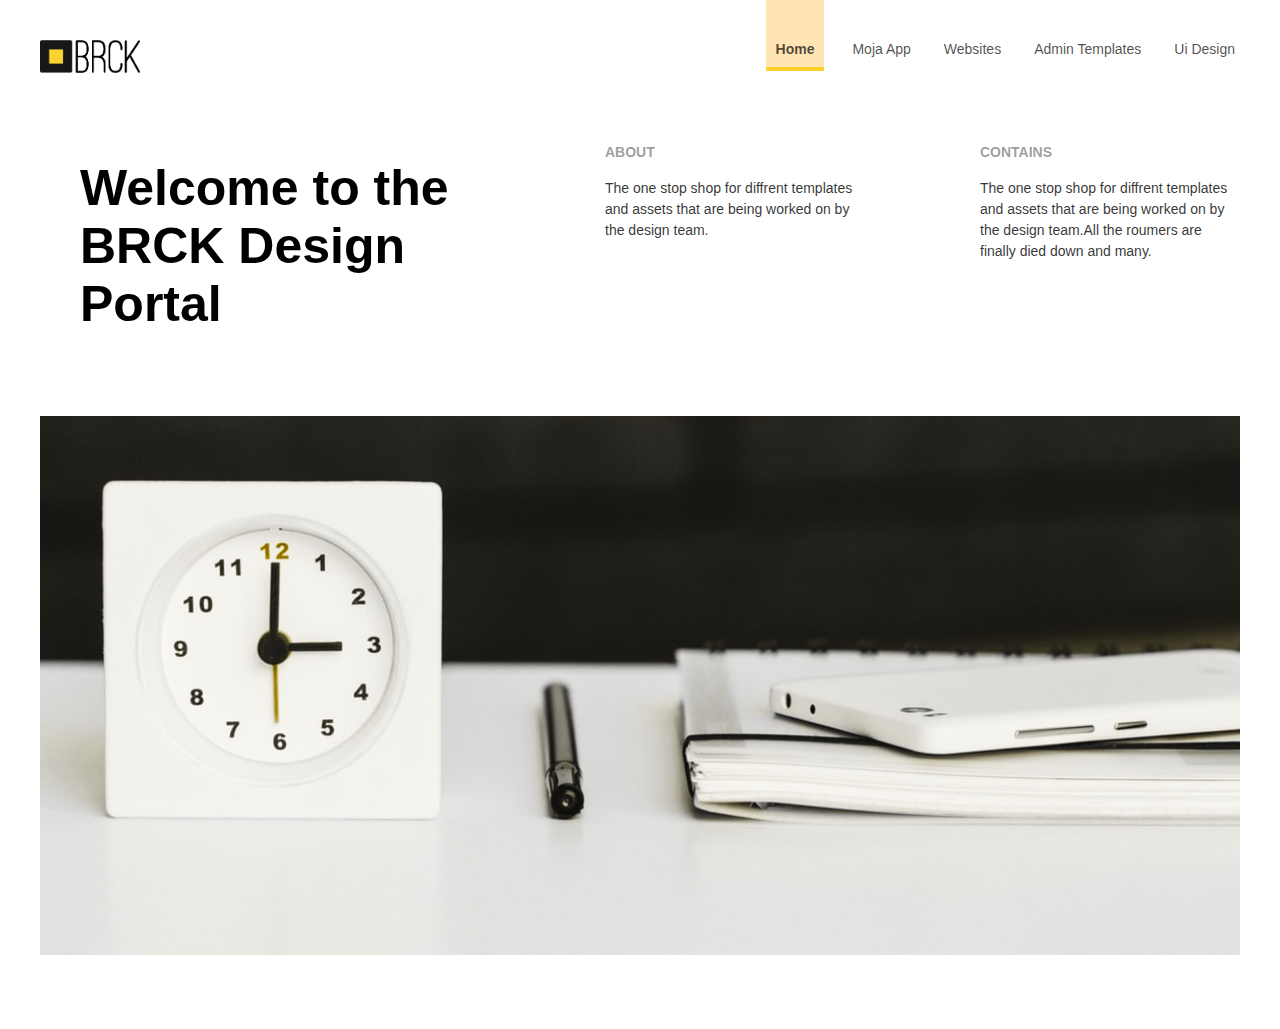
<file: index.html>
<!DOCTYPE html>
<html>
<head>
	<title>home</title>
	<link rel="stylesheet" href="https://cdnjs.cloudflare.com/ajax/libs/font-awesome/4.7.0/css/font-awesome.min.css">
	<meta name="viewport" content="width=device-width, initial-scale=1.0">
	<link href="https://fonts.googleapis.com/css?family=Rubik&display=swap" rel="stylesheet">
	<link rel="stylesheet" type="text/css" href="css/main.css">
</head>
<body>

	<div class="main-container">
		<div class="nav">
			<header>
				<img src="img/logo.png">

					<ul>
						<li class="current_page_item"><a href="index.html">Home</a></li>
						<li><a href="moja-app.html">Moja App</a></li>
						<li><a href="Websites.html">Websites</a></li>
						<li><a href="">Admin Templates</a></li>
						<li><a href="ui.html">Ui Design</a></li>
					</ul>
				
			</header>
		</div>

<!-- start intro-content -->

		<div class="intro-content-container">
				<div class="intro-content one ">
					<h1>Welcome to the <br> BRCK Design <br> Portal</h1>
				</div>
				<div class="intro-content two">
					  <h4>ABOUT</h4>
					  <P>The one stop shop for diffrent templates and assets that are being worked on by the design team.</P>	
			   </div>
			   <div class="intro-content two">
					    <h4>CONTAINS</h4>
						<P>The one stop shop for diffrent templates and assets that are being worked on by the design team.All the roumers are finally died down and many.</P>						
			    </div>
		</div>

<!-- end intro-content -->



<!--start image-section-->
		<div class="image">
			<img  src="img/banner.png" >
		</div>
<!--end image-section-->

		



























	</div>

	

</body>
</html>
</file>
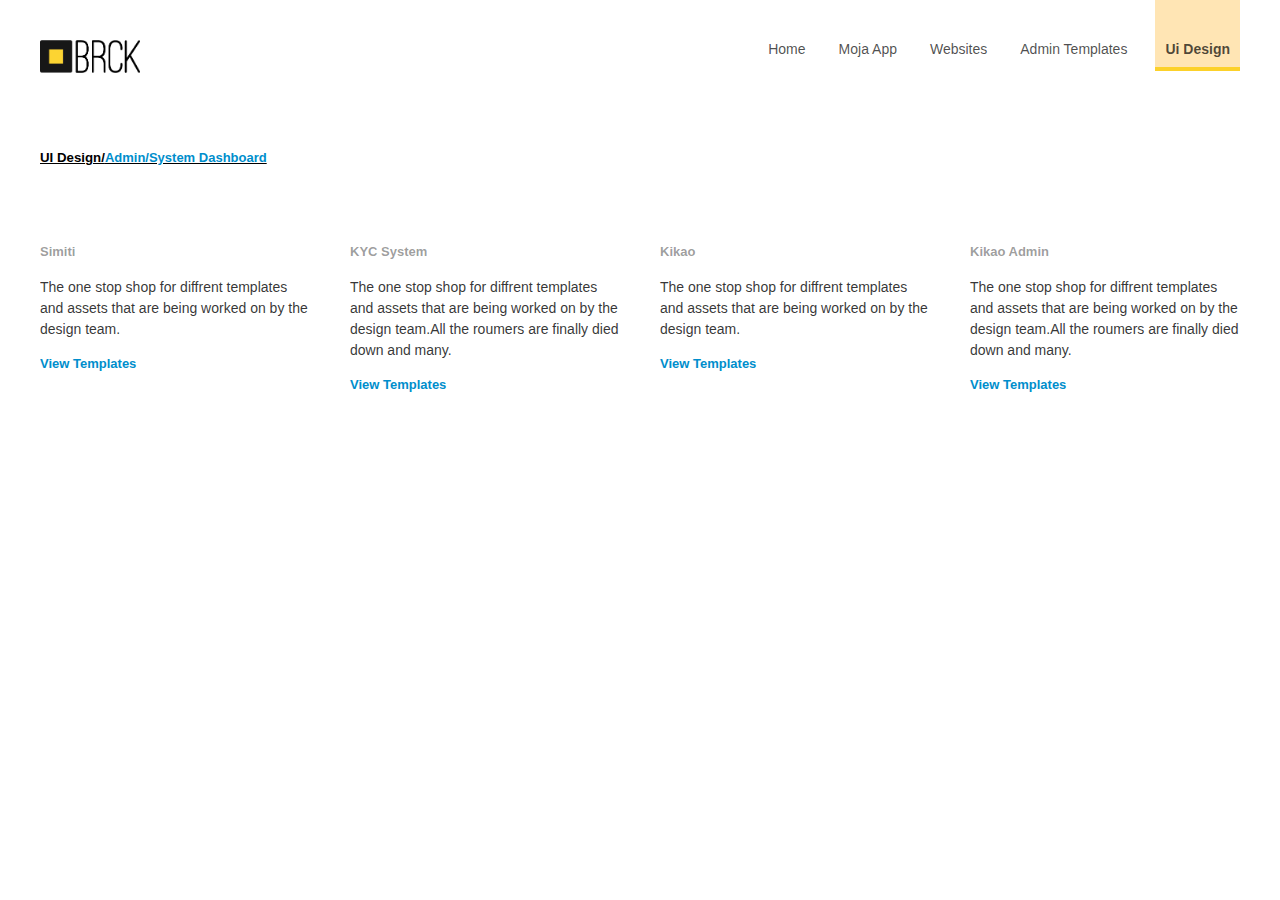
<file: admin.html>
<!DOCTYPE html>
<html>
<head>
	<title></title>
	<link rel="stylesheet" href="https://use.fontawesome.com/releases/v5.8.2/css/all.css" integrity="sha384-oS3vJWv+0UjzBfQzYUhtDYW+Pj2yciDJxpsK1OYPAYjqT085Qq/1cq5FLXAZQ7Ay" crossorigin="anonymous">
	<link rel="stylesheet" type="text/css" href="css/main.css">

</head>
<body>
			<div class="main-container">

						<header>
							<img src="img/logo.png">

								<ul>
									<li><a href="index.html">Home</a></li>
									<li ><a href="moja-app.html">Moja App</a></li>
									<li><a href="Websites.html">Websites</a></li>
									<li><a href="">Admin Templates</a></li>
									<li class="current_page_item"><a href="ui.html">Ui Design</a></li>
								</ul>
							
						</header>

						<div class="intro-app-header clear">
							<u><h5>UI Design/<span>Admin/System Dashboard</span></h5></u>	
						</div>


								<div class="cont-information">
									<h4>Simiti</h4>
									<P>The one stop shop for diffrent templates and assets that are being worked on by the design team.</P>
						 			<span>View Templates<i class="fas fa-chevron-right"></i></span>
									
								</div>
								<div class="cont-information one">
									<h4>KYC System</h4>
									<P>The one stop shop for diffrent templates and assets that are being worked on by the design team.All the roumers are finally died down and many.</P>
							 		<span>View Templates<i class="fas fa-chevron-right"></i></span>
									
								</div>
								<div class="cont-information one">
									<h4>Kikao</h4>
									<P>The one stop shop for diffrent templates and assets that are being worked on by the design team.</P>
						 			<a href="Productionr.html"><span>View Templates<i class="fas fa-chevron-right"></i></span></a>
									
								</div>
								<div class="cont-information one">
									<h4>Kikao Admin</h4>
									<P>The one stop shop for diffrent templates and assets that are being worked on by the design team.All the roumers are finally died down and many.</P>
							 		<span>View Templates<i class="fas fa-chevron-right"></i></span>
									
								</div>
								
								

			</div>

</body>
</html>
</file>
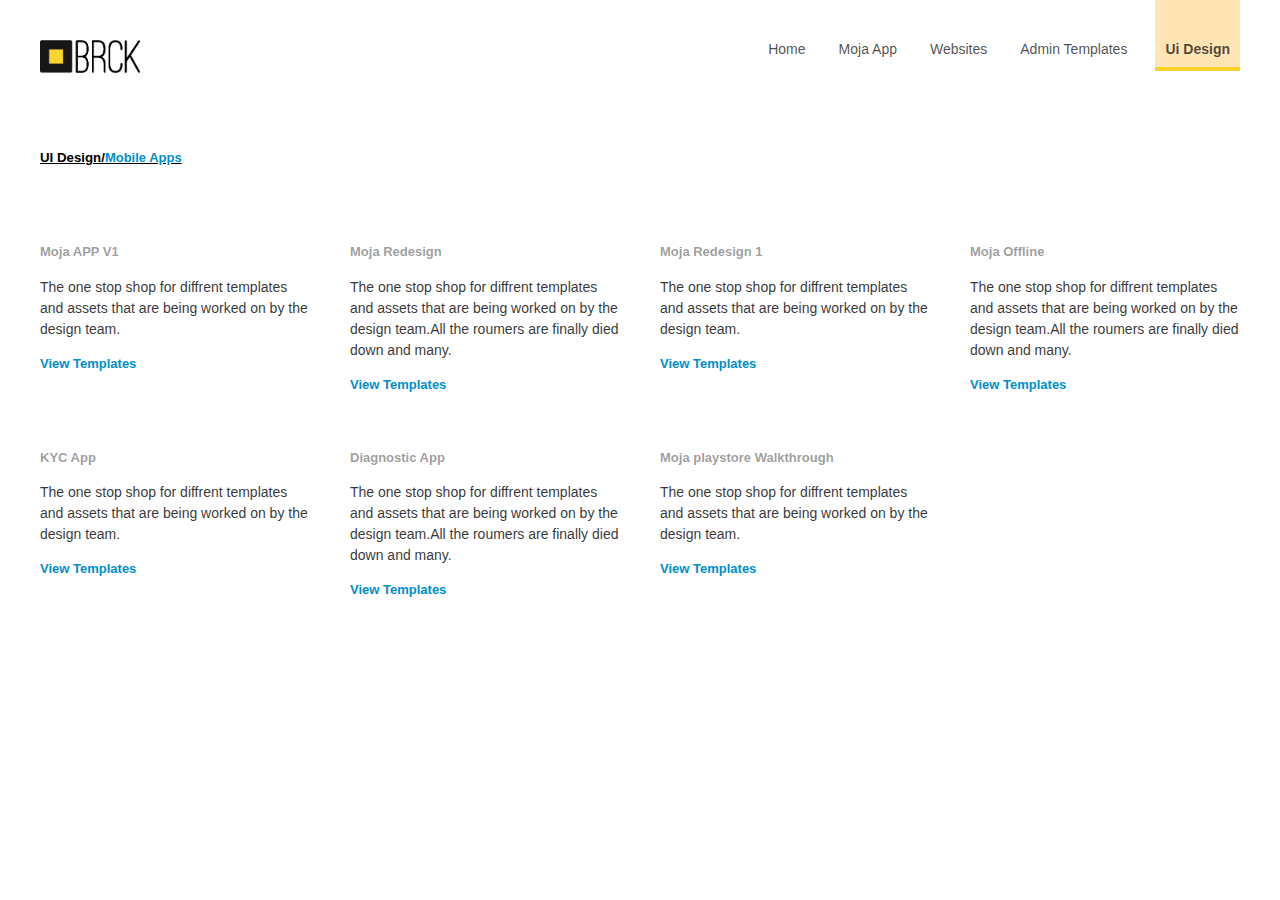
<file: mobile_apps.html>
<!DOCTYPE html>
<html>
<head>
	<title></title>
	<link rel="stylesheet" href="https://use.fontawesome.com/releases/v5.8.2/css/all.css" integrity="sha384-oS3vJWv+0UjzBfQzYUhtDYW+Pj2yciDJxpsK1OYPAYjqT085Qq/1cq5FLXAZQ7Ay" crossorigin="anonymous">
	<link rel="stylesheet" type="text/css" href="css/main.css">

</head>
<body>
			<div class="main-container">

						<header>
							<img src="img/logo.png">

								<ul>
									<li><a href="index.html">Home</a></li>
									<li ><a href="moja-app.html">Moja App</a></li>
									<li><a href="Websites.html">Websites</a></li>
									<li><a href="">Admin Templates</a></li>
									<li class="current_page_item"><a href="ui.html">Ui Design</a></li>
								</ul>
							
						</header>

						<div class="intro-app-header clear">
							<u><h5>UI Design/<span>Mobile Apps</span></h5></u>	
						</div>


								<div class="cont-information">
									<h4>Moja APP V1</h4>
									<P>The one stop shop for diffrent templates and assets that are being worked on by the design team.</P>
						 			<span>View Templates<i class="fas fa-chevron-right"></i></span>
									
								</div>
								<div class="cont-information one">
									<h4>Moja Redesign</h4>
									<P>The one stop shop for diffrent templates and assets that are being worked on by the design team.All the roumers are finally died down and many.</P>
							 		<span>View Templates<i class="fas fa-chevron-right"></i></span>
									
								</div>
								<div class="cont-information one">
									<h4>Moja Redesign 1</h4>
									<P>The one stop shop for diffrent templates and assets that are being worked on by the design team.</P>
						 			<a href="Productionr.html"><span>View Templates<i class="fas fa-chevron-right"></i></span></a>
									
								</div>
								<div class="cont-information one">
									<h4>Moja Offline</h4>
									<P>The one stop shop for diffrent templates and assets that are being worked on by the design team.All the roumers are finally died down and many.</P>
							 		<span>View Templates<i class="fas fa-chevron-right"></i></span>
									
								</div>
								<div class="cont-information">
									<h4>KYC App</h4>
									<P>The one stop shop for diffrent templates and assets that are being worked on by the design team.</P>
						 			<a href="Productionr.html"><span>View Templates<i class="fas fa-chevron-right"></i></span></a>
									
								</div>
								<div class="cont-information one">
									<h4>Diagnostic App</h4>
									<P>The one stop shop for diffrent templates and assets that are being worked on by the design team.All the roumers are finally died down and many.</P>
							 		<span>View Templates<i class="fas fa-chevron-right"></i></span>
									
								</div>
								<div class="cont-information one">
									<h4>Moja playstore Walkthrough</h4>
									<P>The one stop shop for diffrent templates and assets that are being worked on by the design team.</P>
						 			<a href="Productionr.html"><span>View Templates<i class="fas fa-chevron-right"></i></span></a>
									
								</div>
								

			</div>

</body>
</html>
</file>
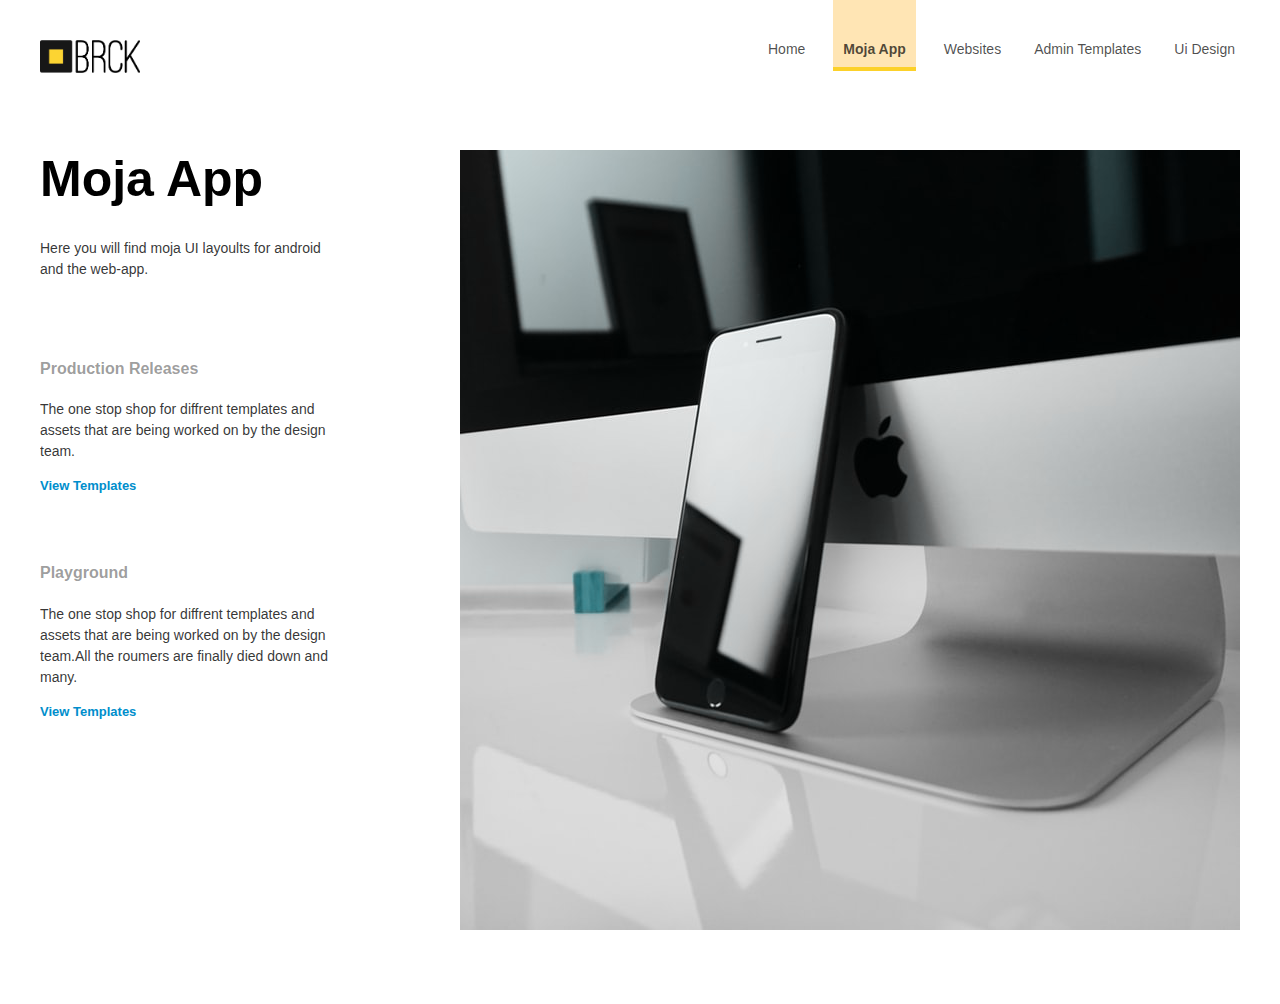
<file: moja-app.html>
<!DOCTYPE html>
<html>
<head>
	<title>moja-app</title>
	<link rel="stylesheet" href="https://use.fontawesome.com/releases/v5.8.2/css/all.css" integrity="sha384-oS3vJWv+0UjzBfQzYUhtDYW+Pj2yciDJxpsK1OYPAYjqT085Qq/1cq5FLXAZQ7Ay" crossorigin="anonymous">
	<link rel="stylesheet" type="text/css" href="css/main.css">
</head>
<body>

		<div class="main-container">
				<header>
					<img src="img/logo.png">

						<ul>
							<li><a href="index.html">Home</a></li>
							<li class="current_page_item"><a href="moja-app.html">Moja App</a></li>
							<li><a href="Websites.html">Websites</a></li>
							<li><a href="">Admin Templates</a></li>
							<li><a href="ui.html">Ui Design</a></li>
						</ul>
					
				</header>



				<div class="clear">

							<div class="moja-app-content thumb"> 

							 	<div class="web-app">
							 		<h1>Moja App</h1>
							 		<p>Here you will find moja UI layoults for android and the web-app.</p>
							 	</div>
						 		<div class="releases">
						 			<i class="fas fa-people-carry" id="people"></i>
						 			<h4>Production Releases</h4>
						 			<P>The one stop shop for diffrent templates and assets that are being worked on by the design team.</P>
						 			<a href="Productionr.html"><span>View Templates<i class="fas fa-chevron-right"></i></span></a>

							 		
							 	</div>
							 	<div class="playground">
							 		<i class="fas fa-magic" id="people"></i>
							 		<h4>Playground</h4>
							 		<P>The one stop shop for diffrent templates and assets that are being worked on by the design team.All the roumers are finally died down and many.</P>
							 		<a href="playground.html"><span>View Templates<i class="fas fa-chevron-right"></i></span></a>
							 	</div>

							</div>

							<div class="moja-app-image thumb">
									<img src="img/phone.png"> 

							</div>

				</div>


		</div>

</body>
</html>
</file>
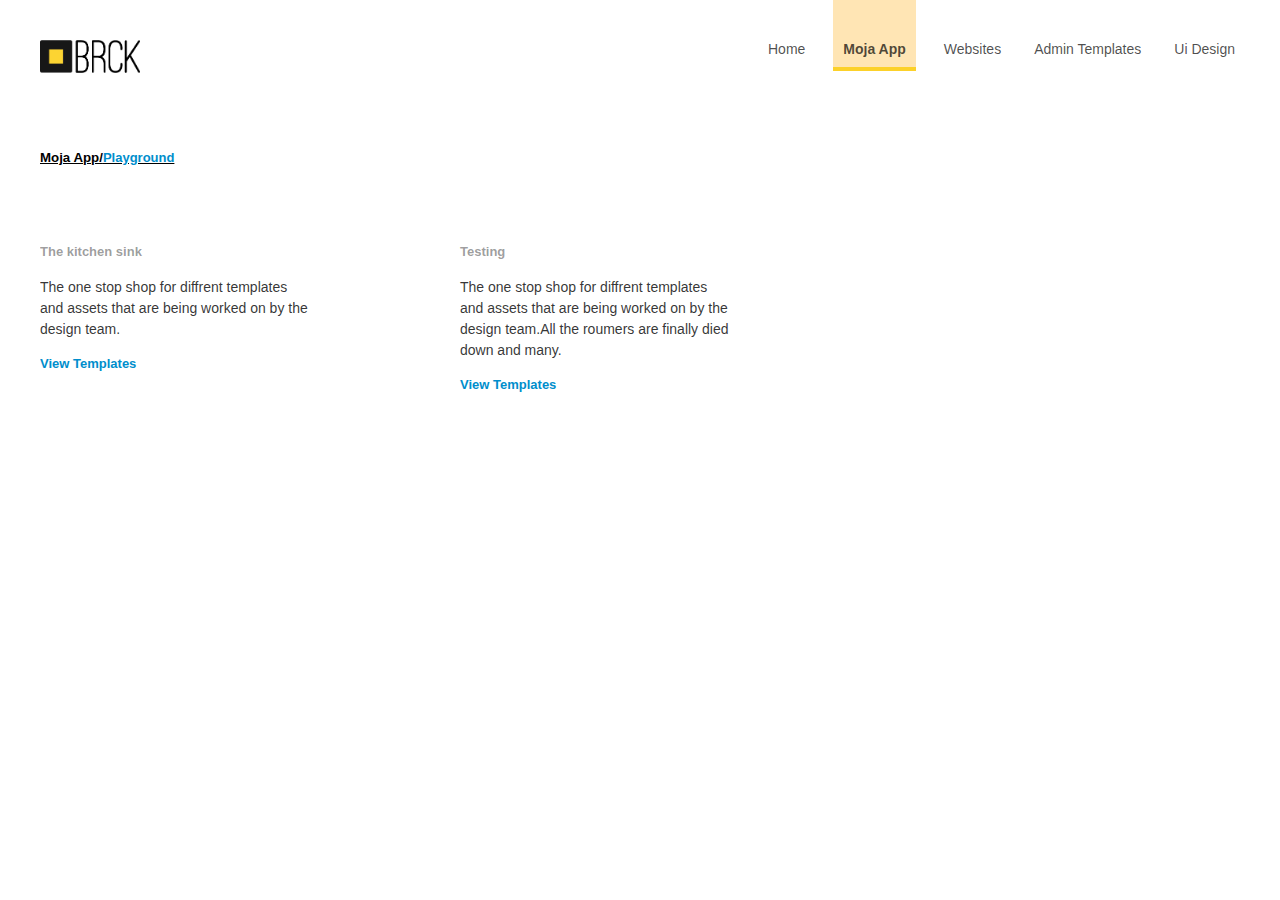
<file: playground.html>
<!DOCTYPE html>
<html>
<head>
	<title></title>
	<link rel="stylesheet" href="https://use.fontawesome.com/releases/v5.8.2/css/all.css" integrity="sha384-oS3vJWv+0UjzBfQzYUhtDYW+Pj2yciDJxpsK1OYPAYjqT085Qq/1cq5FLXAZQ7Ay" crossorigin="anonymous">
	<link rel="stylesheet" type="text/css" href="css/main.css">

</head>
<body>
			<div class="main-container">

						<header>
							<img src="img/logo.png">

								<ul>
									<li><a href="index.html">Home</a></li>
									<li class="current_page_item"><a href="moja-app.html">Moja App</a></li>
									<li><a href="Websites.html">Websites</a></li>
									<li><a href="">Admin Templates</a></li>
									<li><a href="ui.html">Ui Design</a></li>
								</ul>
							
						</header>

						<div class="intro-app-header clear">
							<u><h5>Moja App/<span>Playground</span></h5></u>	
						</div>


						<div class="cont-information">
									<h4>The kitchen sink</h4>
									<P>The one stop shop for diffrent templates and assets that are being worked on by the design team.</P>
						 			<span>View Templates<i class="fas fa-chevron-right"></i></span>									
						</div>
						<div class="cont-information three">
									<h4>Testing</h4>
									<P>The one stop shop for diffrent templates and assets that are being worked on by the design team.All the roumers are finally died down and many.</P>
							 		<span>View Templates<i class="fas fa-chevron-right"></i></span>									
						</di>

			</div>

</body>
</html>
</file>
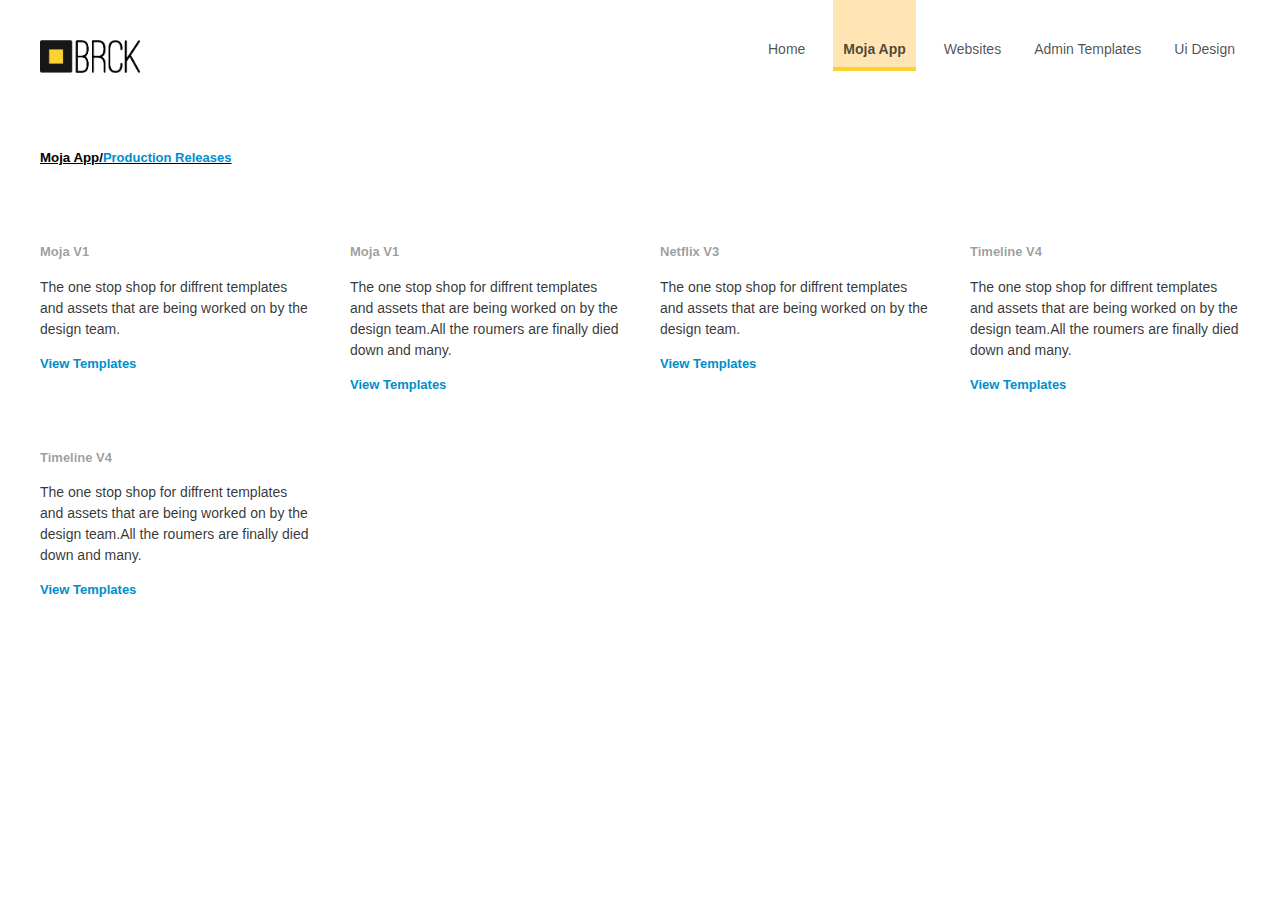
<file: productionr.html>
<!DOCTYPE html>
<html>
<head>
	<title></title>
	<link rel="stylesheet" href="https://use.fontawesome.com/releases/v5.8.2/css/all.css" integrity="sha384-oS3vJWv+0UjzBfQzYUhtDYW+Pj2yciDJxpsK1OYPAYjqT085Qq/1cq5FLXAZQ7Ay" crossorigin="anonymous">
	<link rel="stylesheet" type="text/css" href="css/main.css">

</head>
<body>
			<div class="main-container">

						<header>
							<img src="img/logo.png">

								<ul>
									<li><a href="index.html">Home</a></li>
									<li class="current_page_item"><a href="moja-app.html">Moja App</a></li>
									<li><a href="Websites.html">Websites</a></li>
									<li><a href="">Admin Templates</a></li>
									<li><a href="ui.html">Ui Design</a></li>
								</ul>
							
						</header>

						<div class="intro-app-header clear">
							<u><h5>Moja App/<span>Production Releases</span></h5></u>	
						</div>


								<div class="cont-information">
									<h4>Moja V1</h4>
									<P>The one stop shop for diffrent templates and assets that are being worked on by the design team.</P>
						 			<span>View Templates<i class="fas fa-chevron-right"></i></span>
									
								</div>
								<div class="cont-information one">
									<h4>Moja V1</h4>
									<P>The one stop shop for diffrent templates and assets that are being worked on by the design team.All the roumers are finally died down and many.</P>
							 		<span>View Templates<i class="fas fa-chevron-right"></i></span>
									
								</div>
								<div class="cont-information one">
									<h4>Netflix V3</h4>
									<P>The one stop shop for diffrent templates and assets that are being worked on by the design team.</P>
						 			<a href="Productionr.html"><span>View Templates<i class="fas fa-chevron-right"></i></span></a>
									
								</div>
								<div class="cont-information one">
									<h4>Timeline V4</h4>
									<P>The one stop shop for diffrent templates and assets that are being worked on by the design team.All the roumers are finally died down and many.</P>
							 		<span>View Templates<i class="fas fa-chevron-right"></i></span>
									
								</div>
								<div class="cont-information">
									<h4>Timeline V4</h4>
									<P>The one stop shop for diffrent templates and assets that are being worked on by the design team.All the roumers are finally died down and many.</P>
							 		<span>View Templates<i class="fas fa-chevron-right"></i></span>
									
								</div>
								<div class="cont-information">
									
								</div>

					



			</div>

</body>
</html>
</file>
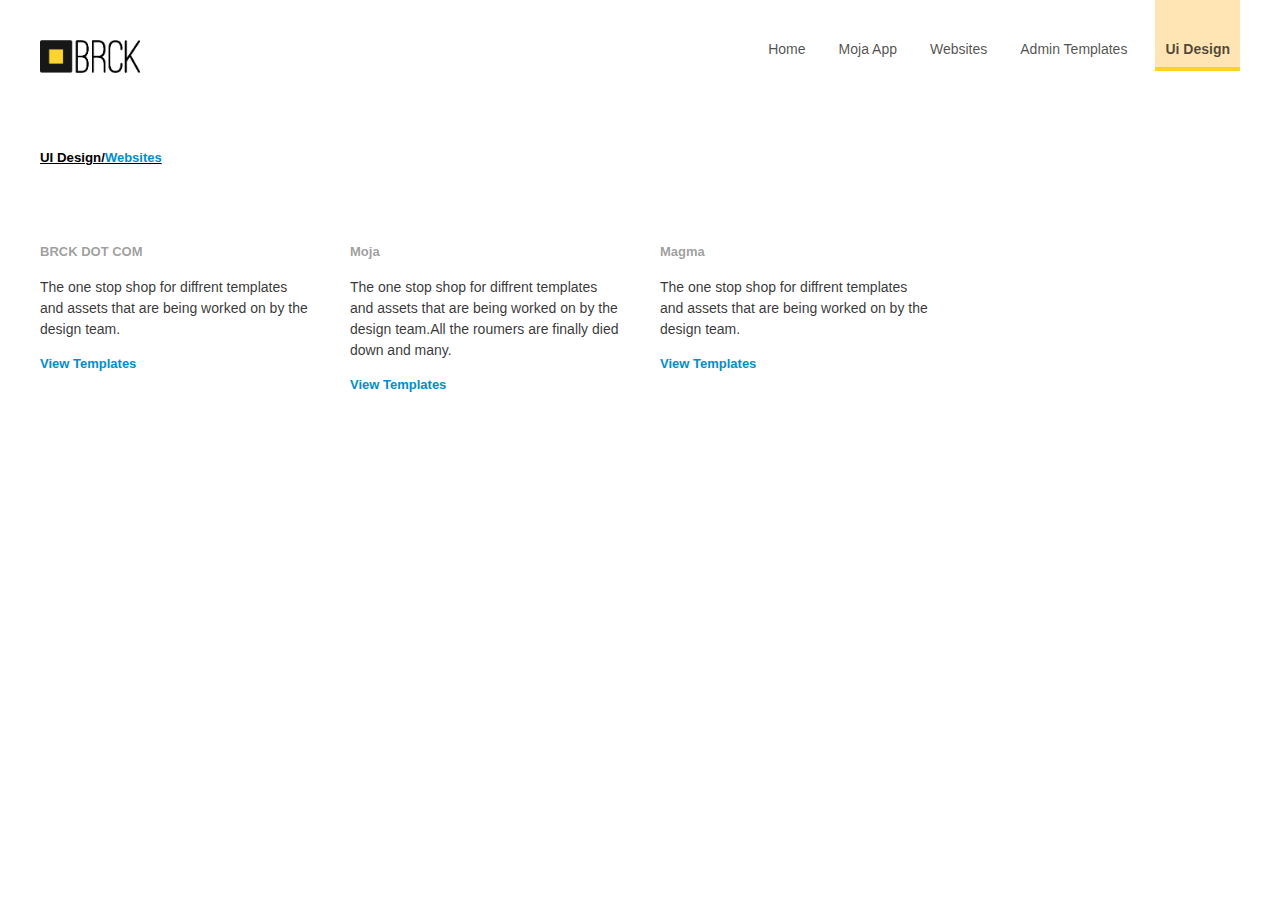
<file: templates.html>
<!DOCTYPE html>
<html>
<head>
	<title></title>
	<link rel="stylesheet" href="https://use.fontawesome.com/releases/v5.8.2/css/all.css" integrity="sha384-oS3vJWv+0UjzBfQzYUhtDYW+Pj2yciDJxpsK1OYPAYjqT085Qq/1cq5FLXAZQ7Ay" crossorigin="anonymous">
	<link rel="stylesheet" type="text/css" href="css/main.css">

</head>
<body>
			<div class="main-container">

						<header>
							<img src="img/logo.png">

								<ul>
									<li><a href="index.html">Home</a></li>
									<li ><a href="moja-app.html">Moja App</a></li>
									<li><a href="Websites.html">Websites</a></li>
									<li><a href="">Admin Templates</a></li>
									<li class="current_page_item"><a href="ui.html">Ui Design</a></li>
								</ul>
							
						</header>

						<div class="intro-app-header clear">
							<u><h5>UI Design/<span>Websites</span></h5></u>	
						</div>


								<div class="cont-information">
									<h4>BRCK DOT COM</h4>
									<P>The one stop shop for diffrent templates and assets that are being worked on by the design team.</P>
						 			<span>View Templates<i class="fas fa-chevron-right"></i></span>
									
								</div>
								<div class="cont-information one">
									<h4>Moja</h4>
									<P>The one stop shop for diffrent templates and assets that are being worked on by the design team.All the roumers are finally died down and many.</P>
							 		<span>View Templates<i class="fas fa-chevron-right"></i></span>
									
								</div>
								<div class="cont-information one">
									<h4>Magma</h4>
									<P>The one stop shop for diffrent templates and assets that are being worked on by the design team.</P>
						 			<a href="Productionr.html"><span>View Templates<i class="fas fa-chevron-right"></i></span></a>
									
								</div>
								

			</div>

</body>
</html>
</file>
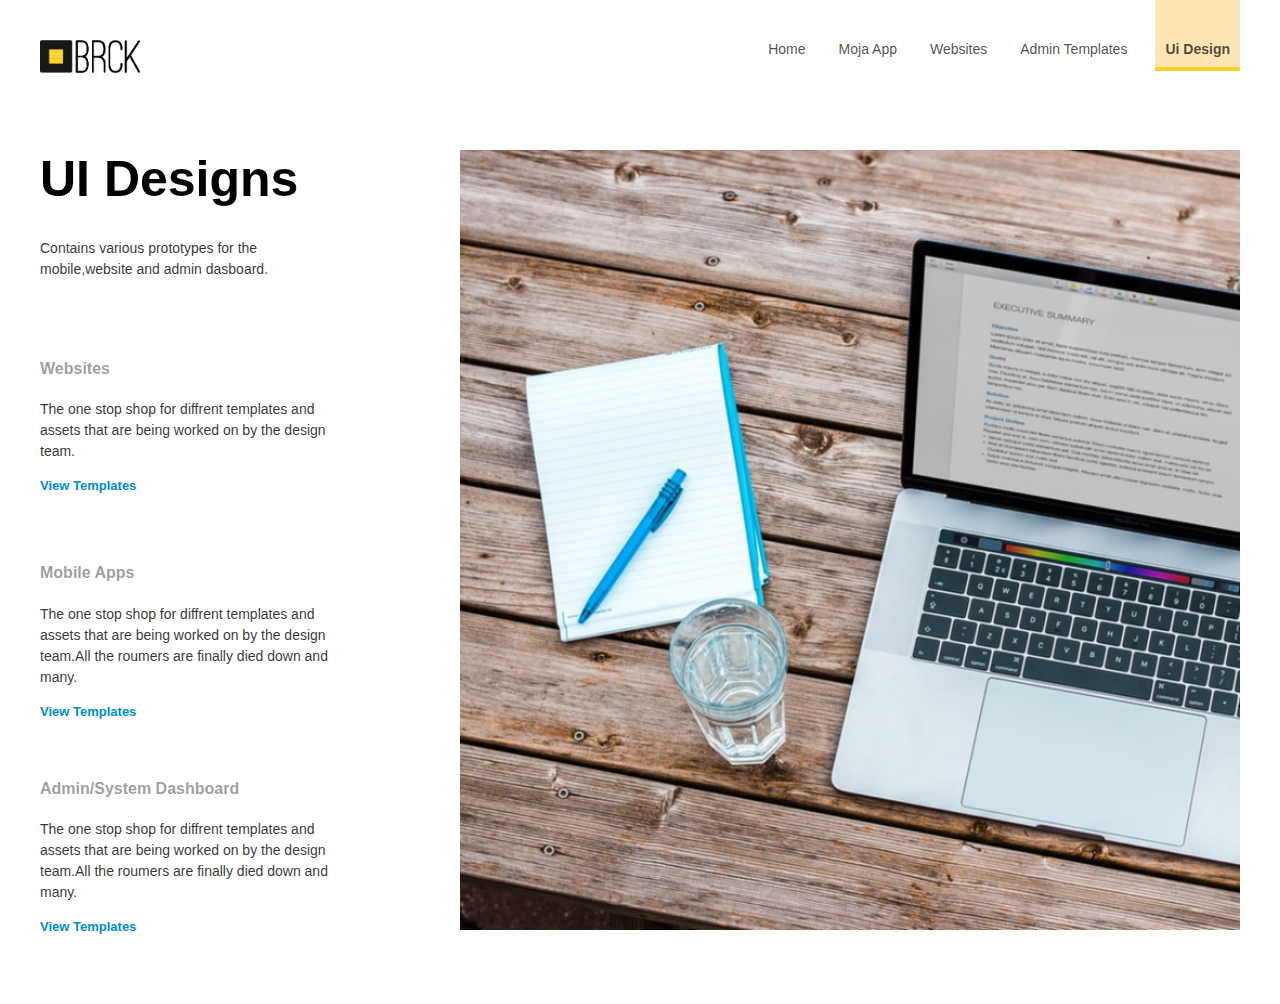
<file: ui.html>
<!DOCTYPE html>
<html>
<head>
	<title></title>
	<link rel="stylesheet" href="https://use.fontawesome.com/releases/v5.8.2/css/all.css" integrity="sha384-oS3vJWv+0UjzBfQzYUhtDYW+Pj2yciDJxpsK1OYPAYjqT085Qq/1cq5FLXAZQ7Ay" crossorigin="anonymous">
	<link rel="stylesheet" type="text/css" href="css/main.css">
</head>
<body>
			<div class="main-container">
					<header>
						<img src="img/logo.png">

							<ul>
								<li><a href="index.html">Home</a></li>
								<li><a href="moja-app.html">Moja App</a></li>
								<li><a href="Websites.html">Websites</a></li>
								<li><a href="">Admin Templates</a></li>
								<li class="current_page_item"><a href="ui.html">Ui Design</a></li>
							</ul>
						
					</header>


					<div class="clear">

							<div class="moja-app-content thumb"> 

							 	<div class="web-app">
							 		<h1>UI Designs</h1>
							 		<p>Contains various prototypes for the mobile,website and admin dasboard.</p>
							 	</div>
						 		<div class="releases">
						 			<h4>Websites</h4>
						 			<P>The one stop shop for diffrent templates and assets that are being worked on by the design team.</P>
						 			<a href="templates.html"><span>View Templates<i class="fas fa-chevron-right"></i></span></a>

							 		
							 	</div>
							 	<div class="playground">
							 		<h4>Mobile Apps</h4>
							 		<P>The one stop shop for diffrent templates and assets that are being worked on by the design team.All the roumers are finally died down and many.</P>
							 		<a href="mobile_apps.html"><span>View Templates<i class="fas fa-chevron-right"></i></span></a>
							 	</div>

							 	<div class="system">
							 		<h4>Admin/System Dashboard</h4>
							 		<P>The one stop shop for diffrent templates and assets that are being worked on by the design team.All the roumers are finally died down and many.</P>
							 		<a href="admin.html"><span>View Templates<i class="fas fa-chevron-right"></i></span></a>
							 	</div>

							</div>

							<div class="moja-app-image thumb">
									<img src="img/glass.png"> 

							</div>
					</div>

			</div>

</body>
</html>
</file>
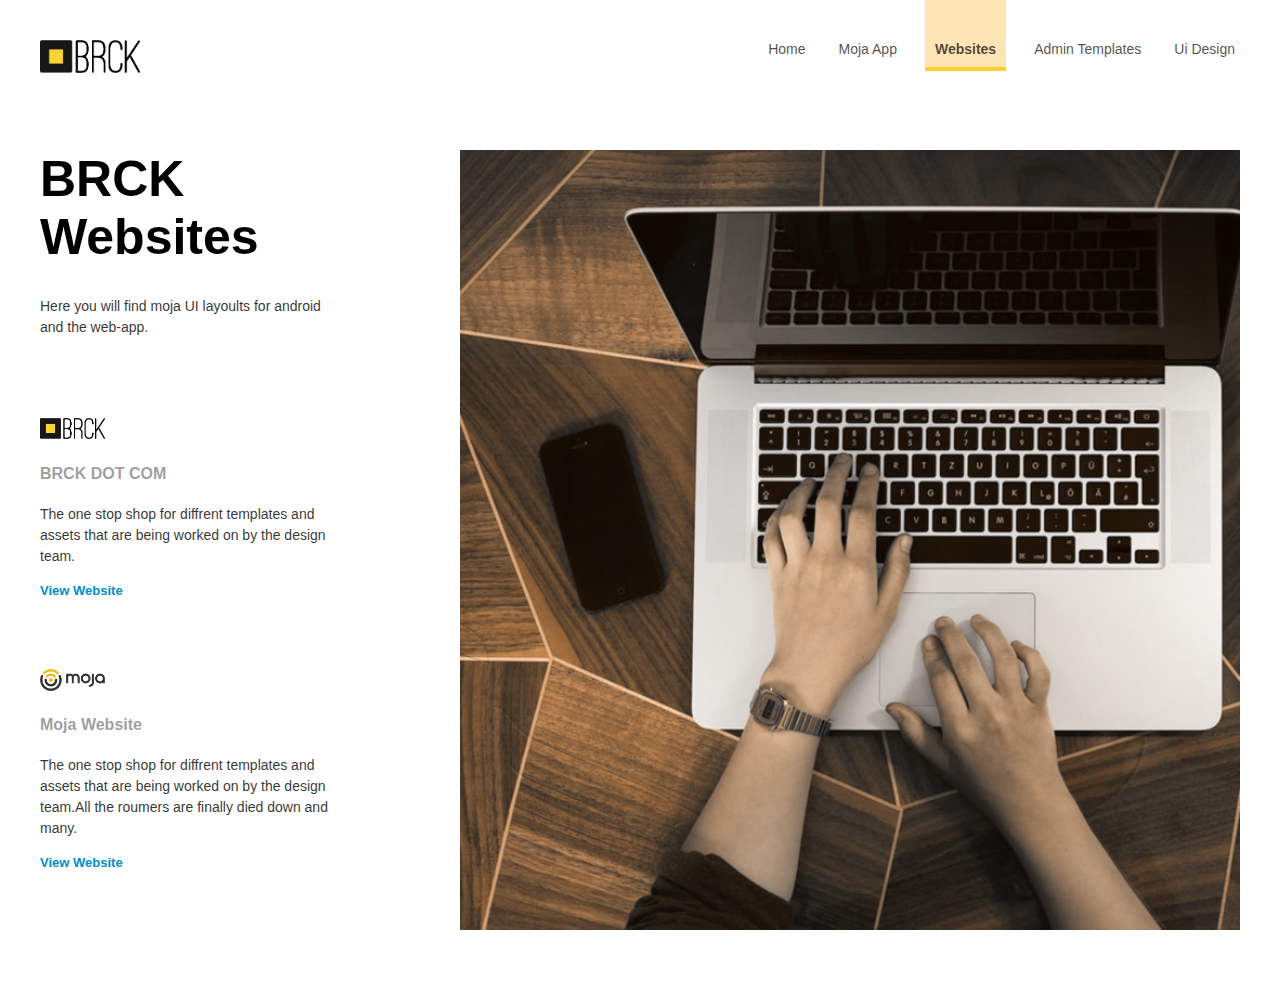
<file: websites.html>
<!DOCTYPE html>
<html>
<head>
	<title></title>
	<link rel="stylesheet" href="https://use.fontawesome.com/releases/v5.8.2/css/all.css" integrity="sha384-oS3vJWv+0UjzBfQzYUhtDYW+Pj2yciDJxpsK1OYPAYjqT085Qq/1cq5FLXAZQ7Ay" crossorigin="anonymous">
	<link rel="stylesheet" type="text/css" href="css/main.css">
</head>
<body>
			<div class="main-container">
				<header>
					<img src="img/logo.png">

						<ul>
							<li><a href="index.html">Home</a></li>
							<li><a href="moja-app.html">Moja App</a></li>
							<li class="current_page_item"><a href="Websites.html">Websites</a></li>
							<li><a href="">Admin Templates</a></li>
							<li><a href="ui.html">Ui Design</a></li>
						</ul>
					
				</header>


					<div class="clear">

							<div class="moja-app-content thumb"> 

							 	<div class="web-app">
							 		<h1>BRCK <br> Websites</h1>
							 		<p>Here you will find moja UI layoults for android and the web-app.</p>
							 	</div>
						 		<div class="releases">
						 			<img src="img/logo.png">
						 			<h4>BRCK DOT COM</h4>
						 			<P>The one stop shop for diffrent templates and assets that are being worked on by the design team.</P>
						 			<span>View Website<i class="fas fa-chevron-right"></i></span>

							 		
							 	</div>
							 	<div class="playground">
							 		<img src="img/brcl.png">
							 		<h4>Moja Website</h4>
							 		<P>The one stop shop for diffrent templates and assets that are being worked on by the design team.All the roumers are finally died down and many.</P>
							 		<span>View Website<i class="fas fa-chevron-right"></i></span>
							 	</div>

							</div>

							<div class="moja-app-image thumb">
									<img src="img/laptop.png"> 

							</div>
					</div>

			</div>

</body>
</html>
</file>
<file: css/main.css>
body{
	font-family: 'Proxima Nova', sans-serif;
	padding: 0;
	margin: 0;	
}
a{
	text-decoration: none;
}
h1{
	font-size: 50px;
}

h4{
	color: rgb(0,0,0,0.4);
	font-weight: 600;
}

span{
	color: #008ECC;
	font-size: 13px;
	font-weight: 600;
}

p{
	line-height: 1.5em;
	color:rgb(0,0,0,0.8);
	font-size: 14px;
}
.main-container{
	width: 1200px;
	margin: 0 auto;
	overflow: auto;
}

/*styling header*/

header img{
	width: 100px;
	height: auto;
	float: left;
	padding-top: 40px;
}
header ul {
	list-style: none;
	float: right;
	padding-top: 25px;
}

header ul li{
	float: left;
	padding-left:23px;
	font-size: 14px;
}
header ul li a{
	text-decoration: none;
	color:rgb(0,0,0,0.7);
	padding:60px 5px 7px 5px;
	font-weight:500;
}

header ul li a:hover{
	padding-bottom: 10px;
	background-color: #FFE5B4;
	border-bottom: 4px solid #FCD12A;	
}

header ul li.current_page_item a:link, a:visited {
	padding-bottom: 10px;
	background-color: #FFE5B4;
	font-weight: 600;
	padding-right: 10px;
	padding-left: 10px;
	border-bottom: 4px solid #FCD12A;
}

/*end header*/



/*styling intro-content-container*/

.intro-content-container{
	margin-top:125px;
	
}

.intro-content.one{
	width:400px; 
}

/*.intro-content p{
	line-height: 1.5em;
	color:rgb(0,0,0,0.8);
}*/

.intro-content.two{
	width: 250px;
	font-size: 14px;
	margin-left:125px; 
}

.intro-content{
	float: left;
    
}

/*end intro-content-container*/

.image img{
	width: 100%;
	height: auto;
	padding:50px 0 70px 0;
}
/*
@media only screen and (max-width:800px) {
   For tablets: 
  .intro-content-container{
    width: 80%;
    padding: 0;
    background-color: red;
  }
  .intro-content {
    width: 100%;
  }
}*/

@media only screen and (max-width:500px) {
 /*  For mobile phones:*/

  .main-container{
	width: 100%;
	margin: 0 15px;
}

  .intro-content-container, .image, .nav {
    width: 100%;
  }
    .intro-content {
    width: 100%; 
  }

  .intro-content.two{
	width:100%;
	margin-left:0px; 
}
}

.clear{
	margin-top: 150px;
	clear: both;
}

/*styling moja-app page*/

.moja-app-content{
	width:300px; 
}

.moja-app-image img{
	width:780px;
	height: auto;
	margin: 0 0 70px 120px;
}
.web-app{
	margin-bottom: 80px;


}
.web-app h1{
	margin:0 0 30px 0;
}

.moja-app-image {
	width:780px;
}

#people{
	font-size: 35px;
}

.thumb{
	float: left;
}

.releases{
	margin-bottom: 70px;
}

/*styling websites page*/

.releases img{
	width: 65px;
	height: auto;
}

.playground img{
	width: 65px;
	height: auto;

}

/*styling ui page*/

.system{
	margin-top: 60px;
}



/*styling productionr page*/

.cont-information {
	width: 270px;
	margin-top: 40px;
	float: left;
}

.cont-information h4{
	font-size: 13px;

}
.one{
	margin-left:40px;
}

/*styling playground page*/

.three{
	margin-left: 150px;
}
</file>
